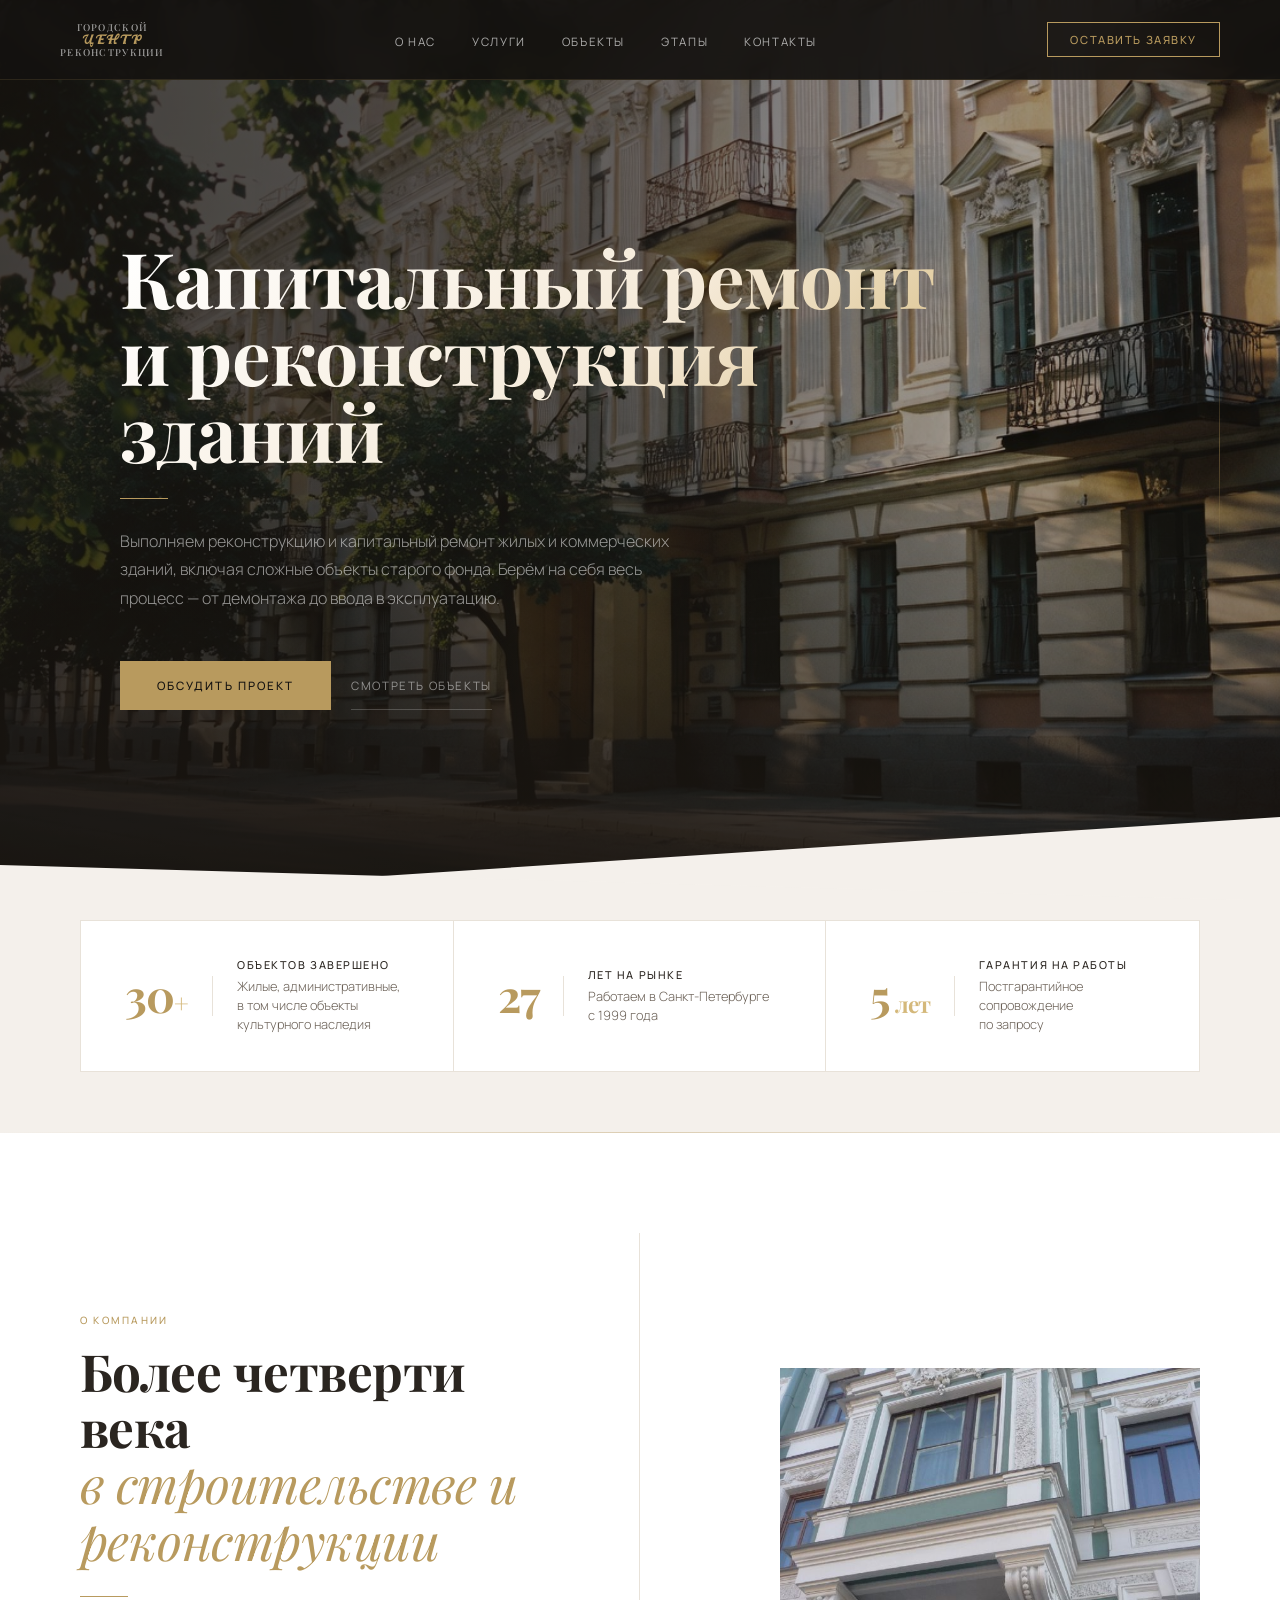
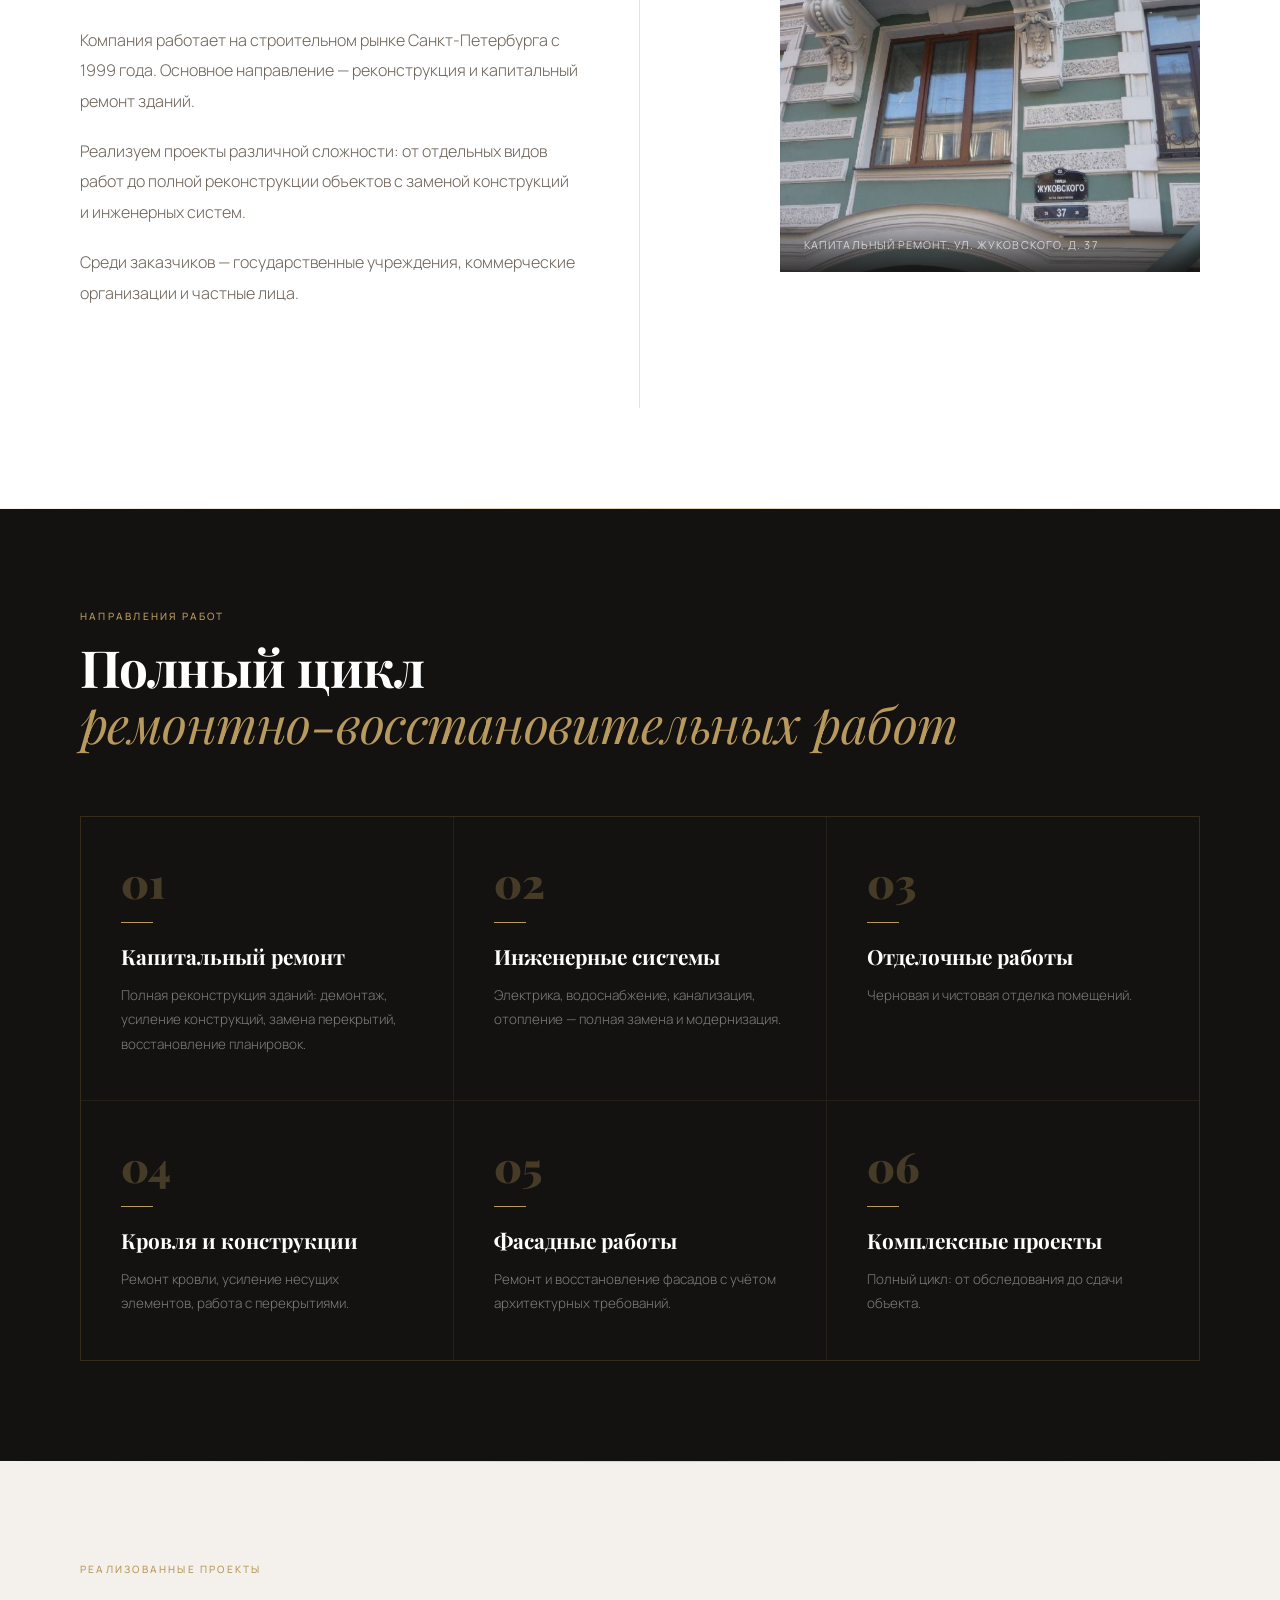
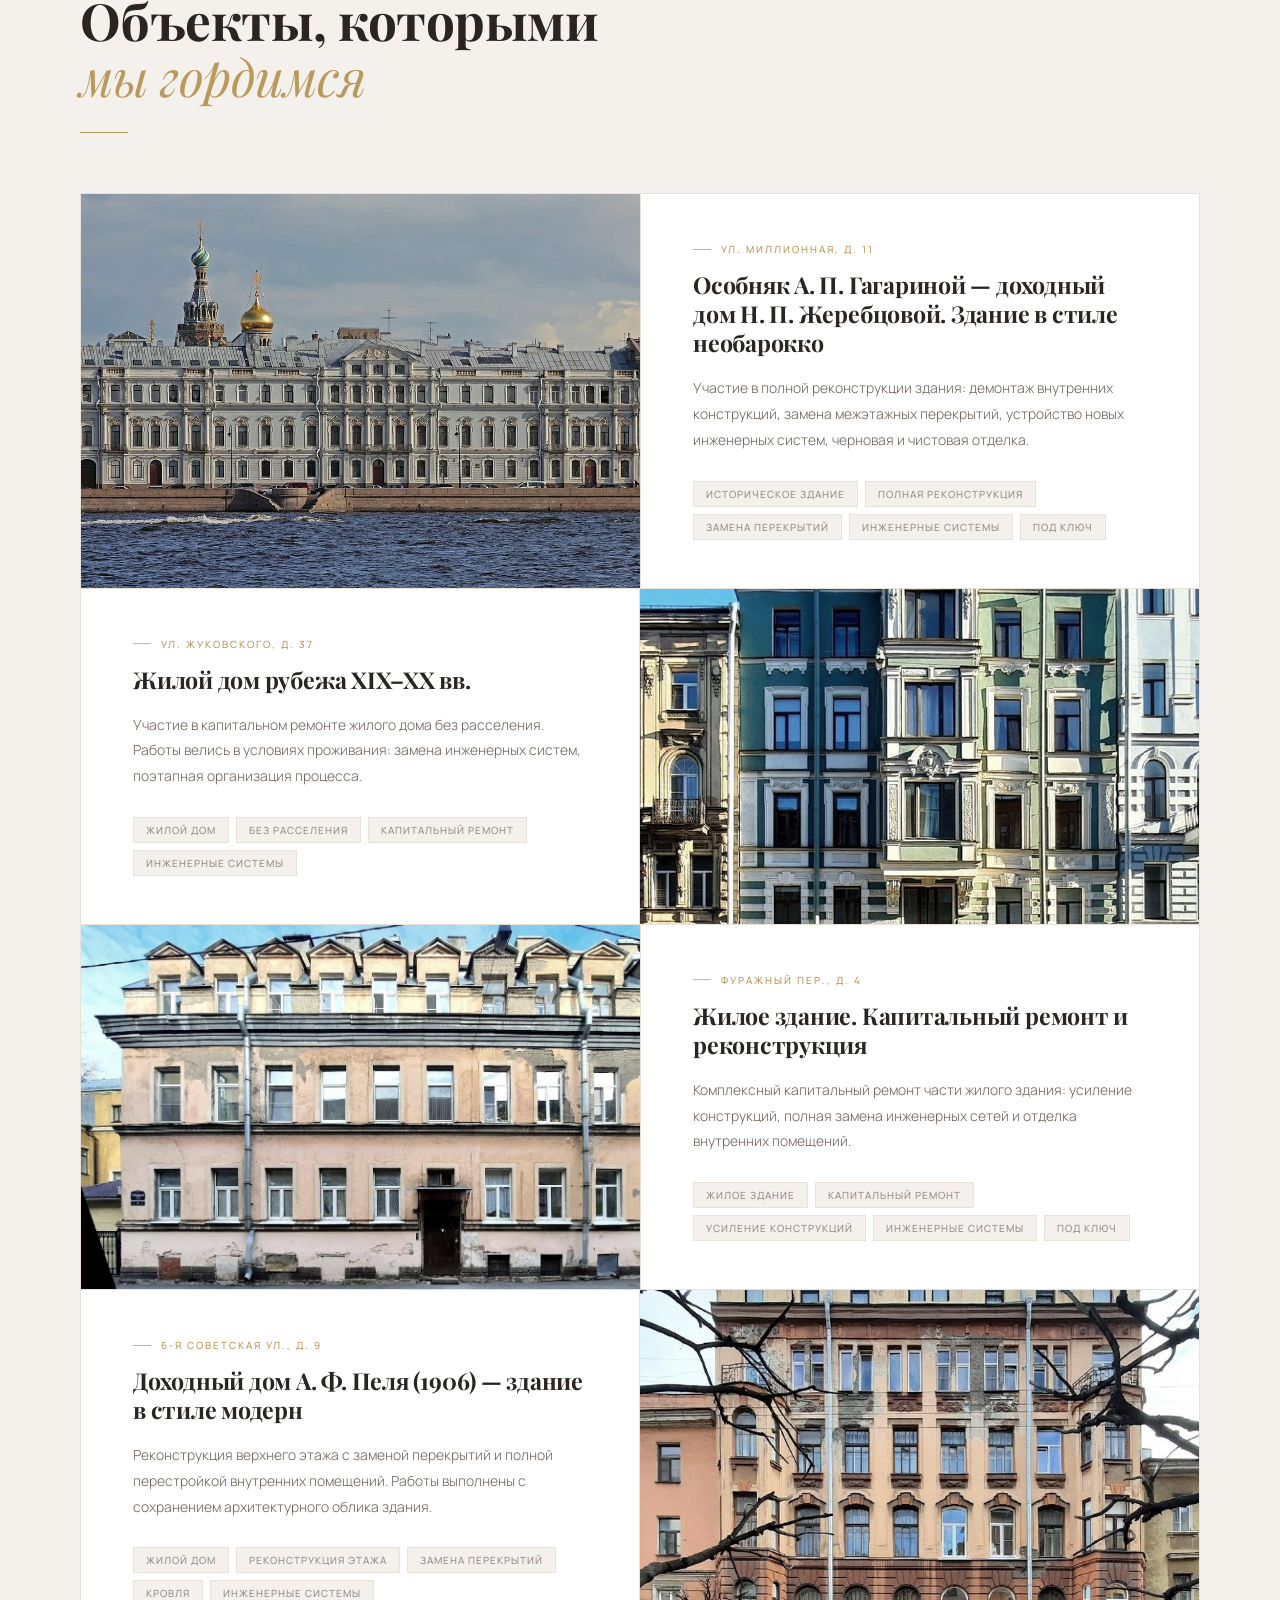
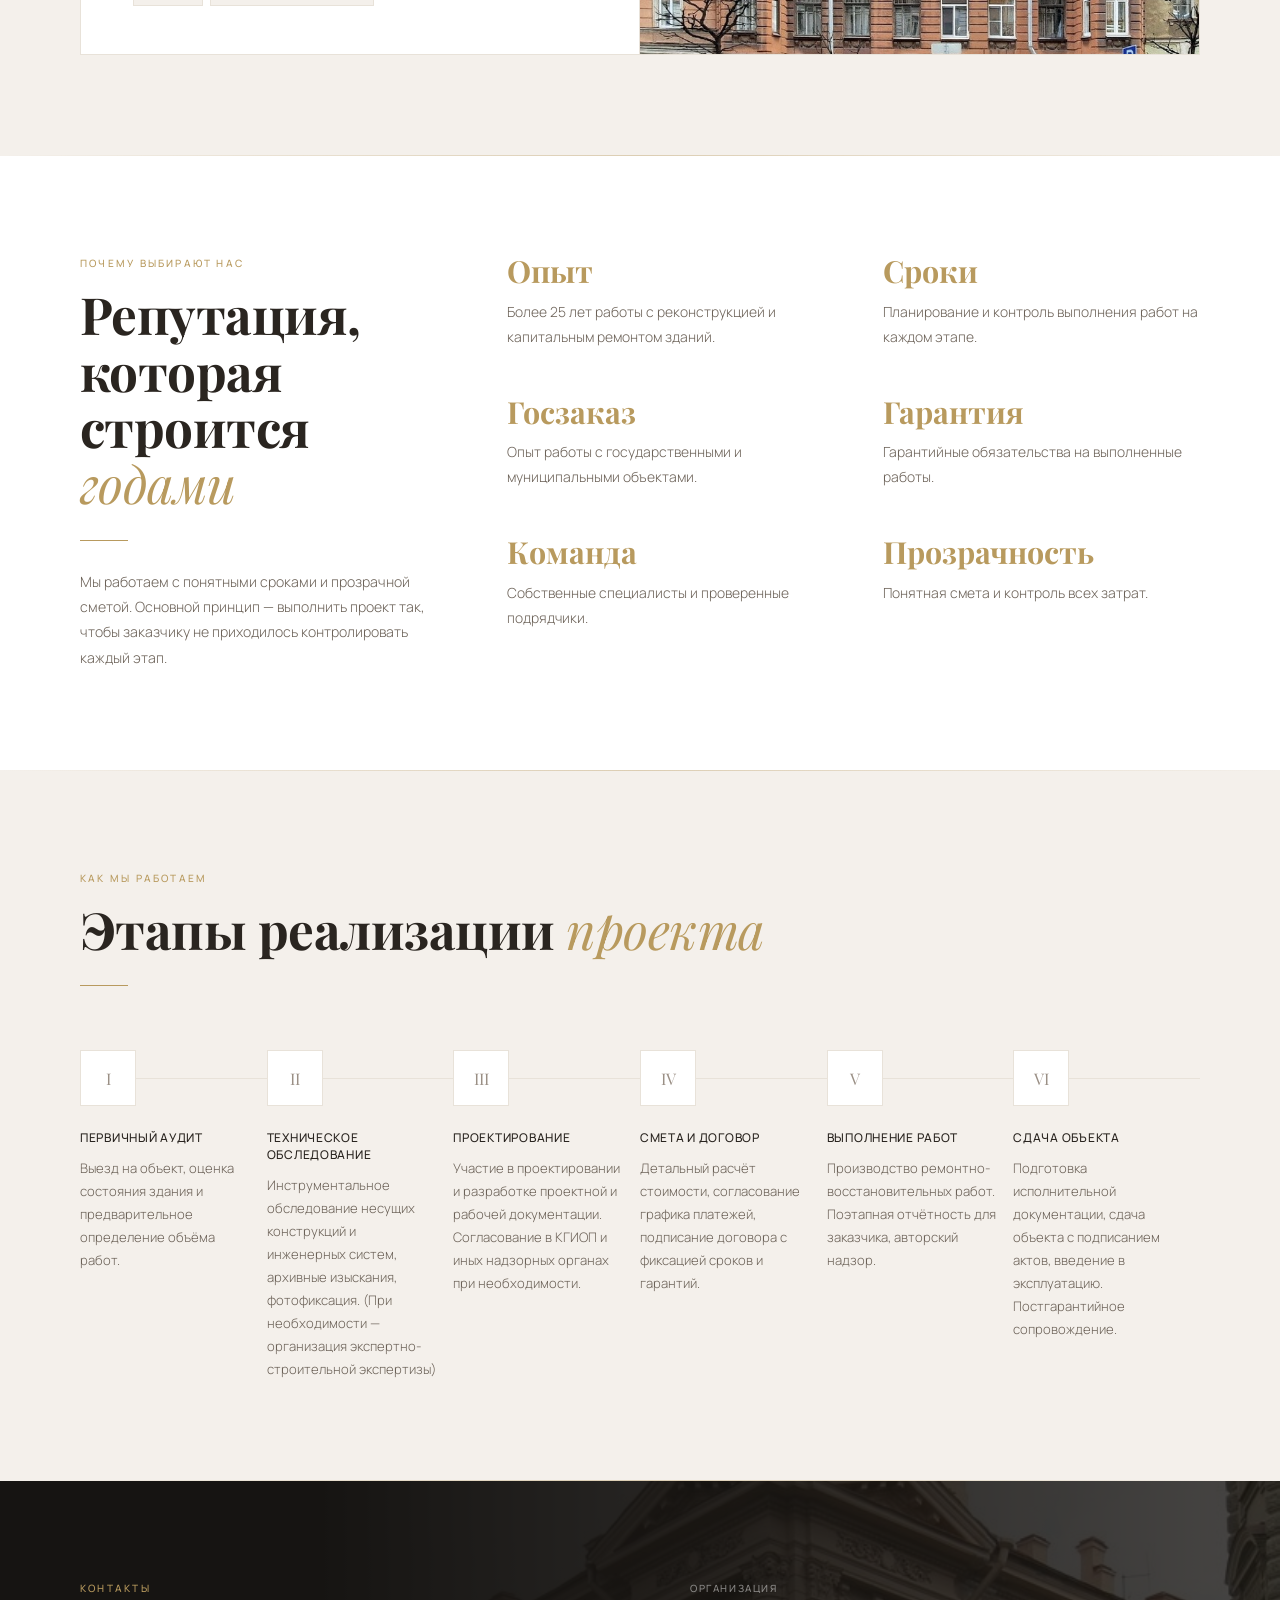
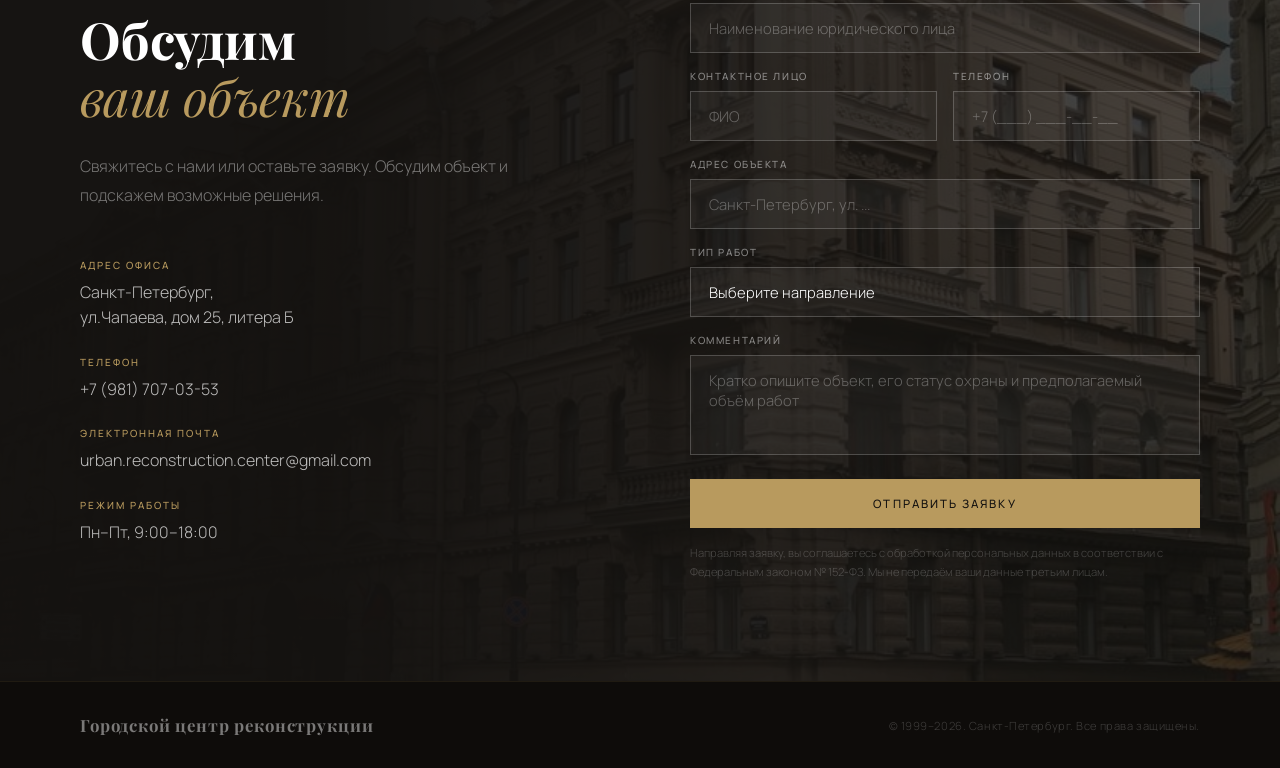
<file: index.html>
<!DOCTYPE html>
<html lang="ru">
<head>
    <meta charset="UTF-8">
    <meta name="viewport" content="width=device-width, initial-scale=1.0">

    <title>Реконструкция и капитальный ремонт зданий в Санкт-Петербурге (СПб) | Городской центр реконструкции</title>

    <meta name="description" content="Реконструкция и капитальный ремонт зданий в Санкт-Петербурге. Работаем более 25 лет. Жилые, коммерческие и объекты культурного наследия. Полный цикл работ.">
    
    <meta name="keywords" content="реконструкция зданий Санкт-Петербург, капитальный ремонт СПб, реконструкция объектов культурного наследия, строительная компания СПб">
    
    <link rel="icon" href="/favicon.ico" type="image/x-icon">
    <link rel="icon" type="image/png" sizes="32x32" href="/favicon-32x32.png">
    <link rel="icon" type="image/png" sizes="16x16" href="/favicon-16x16.png">

    <meta property="og:type" content="website">
    <meta property="og:title" content="Городской центр реконструкции">
    <meta property="og:description" content="Реконструкция и капитальный ремонт зданий в Санкт-Петербурге. Более 25 лет опыта.">
    <meta property="og:locale" content="ru_RU">

    <link rel="canonical" href="https://urban-reconstruction.su">

    <meta property="og:image" content="https://urban-reconstruction.su/images/hero2.jpg">
    <meta property="og:image:width" content="1200">
    <meta property="og:image:height" content="630">

    <meta name="twitter:card" content="summary_large_image">
    <meta name="twitter:image" content="https://urban-reconstruction.su/images/hero2.jpg">

    <link rel="preconnect" href="https://fonts.googleapis.com">
    <link rel="preconnect" href="https://fonts.gstatic.com" crossorigin>
    
    <link href="https://fonts.googleapis.com/css2?family=Playfair+Display:ital,wght@0,400;0,700;0,900;1,400;1,700&family=Manrope:wght@300;400;500&display=swap" rel="stylesheet">

    <link rel="stylesheet" href="css/main.css">

    <script type="application/ld+json">
    {
      "@context": "https://schema.org",
      "@type": "ConstructionCompany",
      "name": "Городской центр реконструкции",
      "description": "Реконструкция и капитальный ремонт зданий в Санкт-Петербурге",
      "areaServed": {
        "@type": "City",
        "name": "Санкт-Петербург"
      },
      "address": {
        "@type": "PostalAddress",
        "addressLocality": "Санкт-Петербург"
      },
      "telephone": "+7 (981) 707-03-53",
      "email": "urban.reconstruction.center@gmail.com"
    }
    </script>
</head>

<body>
    <!-- NAV -->
    <nav id="navbar">
        <a href="#hero" class="nav-logo">
            <span>ГОРОДСКОЙ</span>
            <span>ЦЕНТР</span>
            <span>РЕКОНСТРУКЦИИ</span>
        </a>
        <ul class="nav-links">
            <li><a href="#about">О нас</a></li>
            <li><a href="#services">Услуги</a></li>
            <li><a href="#cases">Объекты</a></li>
            <li><a href="#process">Этапы</a></li>
            <li><a href="#contacts">Контакты</a></li>
        </ul>
        <a href="#contacts" class="nav-cta">Оставить заявку</a>
        
        <button class="burger" id="burger" aria-label="Меню">
            <span></span>
            <span></span>
            <span></span>
        </button>
    </nav>

    <div class="mobile-menu" id="mobileMenu">
        <ul>
            <li><a href="#about">О нас</a></li>
            <li><a href="#services">Услуги</a></li>
            <li><a href="#cases">Объекты</a></li>
            <li><a href="#process">Этапы</a></li>
            <li><a href="#contacts">Контакты</a></li>
        </ul>
    </div>

    <!-- HERO -->
    <section id="hero">
        <div class="hero-bg"></div>
        <div class="hero-texture"></div>
        <div class="hero-line"></div>
        
        <div class="hero-content">
            <h1 class="hero-title">
            Капитальный ремонт<br>и реконструкция<br>зданий
            </h1>
            <div class="hero-rule"></div>
            <p class="hero-sub">
            Выполняем реконструкцию и капитальный ремонт жилых и коммерческих зданий, включая сложные объекты старого фонда. Берём на себя весь процесс — от демонтажа до ввода в эксплуатацию.
            </p>
            <div class="hero-actions">
            <a href="#contacts" class="btn-primary">Обсудить проект</a>
            <a href="#cases" class="btn-ghost">Смотреть объекты</a>
            </div>
        </div>
    </section>
    
    <!-- BRIDGE -->
    <div class="bridge">
        <div class="bridge-inner">
            <div class="bridge-stat">
            <div class="bridge-n">30<span style="font-size:1.6rem;color:var(--gold-light)">+</span></div>
            <div class="bridge-divider"></div>
            <div class="bridge-text">
                <div class="bridge-label">Объектов завершено</div>
                <div class="bridge-sub">Жилые, административные,<br>в том числе объекты культурного наследия</div>
            </div>
            </div>
            <div class="bridge-stat">
            <div class="bridge-n">27</div>
            <div class="bridge-divider"></div>
            <div class="bridge-text">
                <div class="bridge-label">Лет на рынке</div>
                <div class="bridge-sub">Работаем в Санкт-Петербурге<br>с 1999 года</div>
            </div>
            </div>
            <div class="bridge-stat">
            <div class="bridge-n">5<span style="font-size:1.4rem;color:var(--gold-light)"> лет</span></div>
            <div class="bridge-divider"></div>
            <div class="bridge-text">
                <div class="bridge-label">Гарантия на работы</div>
                <div class="bridge-sub">Постгарантийное сопровождение<br>по запросу</div>
            </div>
            </div>
        </div>
    </div>

    <div class="spb-divider"></div>

    <!-- ABOUT -->
    <section id="about">
        <div class="about-inner">
            
            <div class="about-left reveal">
                <p class="section-tag">О компании</p>
                <h2 class="section-title">
                    Более четверти века<br><em>в строительстве и реконструкции</em>
                </h2>
                <div class="divider"></div>

                <p class="about-text">
                    Компания работает на строительном рынке Санкт-Петербурга с 1999 года. Основное направление — реконструкция и капитальный ремонт зданий.
                </p>

                <p class="about-text">
                    Реализуем проекты различной сложности: от отдельных видов работ до полной реконструкции объектов с заменой конструкций и инженерных систем.
                </p>

                <p class="about-text">
                    Среди заказчиков — государственные учреждения, коммерческие организации и частные лица.
                </p>
            </div>

            <div class="about-right reveal">
                <div class="about-visual">
                    <img src="images/example2_after3.webp" alt="Капитальный ремонт здания">
                    <div class="about-visual-caption">
                        Капитальный ремонт. Ул. Жуковского, д. 37
                    </div>
                </div>
            </div>

        </div>
    </section>

    <div class="spb-divider"></div>

    <!-- SERVICES -->
    <section id="services">
        <div class="services-header reveal">
            <div>
                <p class="section-tag" style="color:var(--gold)">Направления работ</p>
                <h2 class="section-title">Полный цикл<br><em>ремонтно-восстановительных работ</em></h2>
            </div>
        </div>

        <div class="services-grid reveal">
            <div class="service-card">
                <div class="service-num">01</div>
                <div class="service-line"></div>
                <div class="service-name">Капитальный ремонт</div>
                <p class="service-desc">Полная реконструкция зданий: демонтаж, усиление конструкций, замена перекрытий, восстановление планировок.</p>
            </div>
            <div class="service-card">
                <div class="service-num">02</div>
                <div class="service-line"></div>
                <div class="service-name">Инженерные системы</div>
                <p class="service-desc">Электрика, водоснабжение, канализация, отопление — полная замена и модернизация.</p>
            </div>
            <div class="service-card">
                <div class="service-num">03</div>
                <div class="service-line"></div>
                <div class="service-name">Отделочные работы</div>
                <p class="service-desc">Черновая и чистовая отделка помещений.</p>
            </div>
            <div class="service-card">
                <div class="service-num">04</div>
                <div class="service-line"></div>
                <div class="service-name">Кровля и конструкции</div>
                <p class="service-desc">Ремонт кровли, усиление несущих элементов, работа с перекрытиями.</p>
            </div>
            <div class="service-card">
                <div class="service-num">05</div>
                <div class="service-line"></div>
                <div class="service-name">Фасадные работы</div>
                <p class="service-desc">Ремонт и восстановление фасадов с учётом архитектурных требований.</p>
            </div>
            <div class="service-card">
                <div class="service-num">06</div>
                <div class="service-line"></div>
                <div class="service-name">Комплексные проекты</div>
                <p class="service-desc">Полный цикл: от обследования до сдачи объекта.</p>
            </div>
        </div>
    </section>

    <div class="spb-divider"></div>

    <!-- CASES -->
    <section id="cases">
        <div class="cases-header reveal">
            <p class="section-tag">Реализованные проекты</p>
            <h2 class="section-title">Объекты, которыми<br><em>мы гордимся</em></h2>
            <div class="divider"></div>
        </div>
        
        <div class="cases-list reveal">
            <div class="case-row">
                <div class="case-photo">
                    <img src="images/example1_after9.webp" alt="Реконструкция здания на улице Миллионная 11 в Санкт-Петербурге">
                </div>
                <div class="case-info">
                    <p class="case-addr">Ул. Миллионная, д. 11</p>
                    <h3 class="case-title">Особняк А. П. Гагариной — доходный дом Н. П. Жеребцовой. Здание в стиле необарокко</h3>
                    <p class="case-desc">Участие в полной реконструкции здания: демонтаж внутренних конструкций, замена межэтажных перекрытий, устройство новых инженерных систем, черновая и чистовая отделка.</p>
                    <div class="case-tags">
                        <span class="case-tag">Историческое здание</span>
                        <span class="case-tag">Полная реконструкция</span>
                        <span class="case-tag">Замена перекрытий</span>
                        <span class="case-tag">Инженерные системы</span>
                        <span class="case-tag">Под ключ</span>
                    </div>
                </div>
            </div>
        
            <div class="case-row reverse">
                <div class="case-photo">
                    <img src="images/example2_after1.webp" alt="Реконструкция здания на улице Жуковского 37 в Санкт-Петербурге">
                </div>
                <div class="case-info">
                    <p class="case-addr">Ул. Жуковского, д. 37</p>
                    <h3 class="case-title">Жилой дом рубежа XIX–XX вв.</h3>
                    <p class="case-desc">Участие в капитальном ремонте жилого дома без расселения. Работы велись в условиях проживания: замена инженерных систем, поэтапная организация процесса.</p>
                    <div class="case-tags">
                        <span class="case-tag">Жилой дом</span>
                        <span class="case-tag">Без расселения</span>
                        <span class="case-tag">Капитальный ремонт</span>
                        <span class="case-tag">Инженерные системы</span>
                    </div>
                </div>
            </div>
        
            <div class="case-row">
                <div class="case-photo">
                    <img src="images/example3_before9.webp" alt="Реконструкция здания по адресу Фуражный переулок 4 в Санкт-Петербурге">
                </div>
                <div class="case-info">
                    <p class="case-addr">Фуражный пер., д. 4</p>
                    <h3 class="case-title">Жилое здание. Капитальный ремонт и реконструкция</h3>
                    <p class="case-desc">Комплексный капитальный ремонт части жилого здания: усиление конструкций, полная замена инженерных сетей и отделка внутренних помещений.</p>
                    <div class="case-tags">
                        <span class="case-tag">Жилое здание</span>
                        <span class="case-tag">Капитальный ремонт</span>
                        <span class="case-tag">Усиление конструкций</span>
                        <span class="case-tag">Инженерные системы</span>
                        <span class="case-tag">Под ключ</span>
                    </div>
                </div>
            </div>
        
            <div class="case-row reverse">
                <div class="case-photo">
                    <img src="images/example4_after9.webp" alt="Реконструкция здания на улице 6-я Советская 9 в Санкт-Петербурге">
                </div>
                <div class="case-info">
                    <p class="case-addr">6-я Советская ул., д. 9</p>
                    <h3 class="case-title">Доходный дом А. Ф. Пеля (1906) — здание в стиле модерн</h3>
                    <p class="case-desc">Реконструкция верхнего этажа с заменой перекрытий и полной перестройкой внутренних помещений. Работы выполнены с сохранением архитектурного облика здания.</p>
                    <div class="case-tags">
                        <span class="case-tag">Жилой дом</span>
                        <span class="case-tag">Реконструкция этажа</span>
                        <span class="case-tag">Замена перекрытий</span>
                        <span class="case-tag">Кровля</span>
                        <span class="case-tag">Инженерные системы</span>
                    </div>
                </div>
            </div>
        </div>
    </section>

    <div class="spb-divider"></div>

    <!-- ADVANTAGES -->
    <section id="advantages">
        <div class="adv-inner">
            <div class="adv-left reveal">
                <p class="section-tag">Почему выбирают нас</p>
                <h2 class="section-title">Репутация, которая<br>строится <em>годами</em></h2>
                <div class="divider"></div>
                <p style="font-size:0.88rem;line-height:1.8;color:var(--text-muted)">
                    Мы работаем с понятными сроками и прозрачной сметой. Основной принцип — выполнить проект так, чтобы заказчику не приходилось контролировать каждый этап.
                </p>
                </div>
                <div class="adv-grid reveal">
                <div class="adv-item">
                    <div class="adv-num">Опыт</div>
                    <p class="adv-text">Более 25 лет работы с реконструкцией и капитальным ремонтом зданий.</p>
                </div>
                <div class="adv-item">
                    <div class="adv-num">Сроки</div>
                    <p class="adv-text">Планирование и контроль выполнения работ на каждом этапе.</p>
                </div>
                <div class="adv-item">
                    <div class="adv-num">Госзаказ</div>
                    <p class="adv-text">Опыт работы с государственными и муниципальными объектами.</p>
                </div>
                <div class="adv-item">
                    <div class="adv-num">Гарантия</div>
                    <p class="adv-text">Гарантийные обязательства на выполненные работы.</p>
                </div>
                <div class="adv-item">
                    <div class="adv-num">Команда</div>
                    <p class="adv-text">Собственные специалисты и проверенные подрядчики.</p>
                </div>
                <div class="adv-item">
                    <div class="adv-num">Прозрачность</div>
                    <p class="adv-text">Понятная смета и контроль всех затрат.</p>
                </div>
            </div>
        </div>
    </section>

    <div class="spb-divider"></div>

    <!-- PROCESS -->
    <section id="process">
        <div class="process-inner">
            <div class="process-header reveal">
            <p class="section-tag">Как мы работаем</p>
            <h2 class="section-title">Этапы реализации <em>проекта</em></h2>
            <div class="divider"></div>
            </div>

            <div class="process-steps reveal">
            <div class="step">
                <div class="step-dot"><span class="step-num">I</span></div>
                <div class="step-body">
                    <div class="step-title">Первичный аудит</div>
                    <p class="step-text">Выезд на объект, оценка состояния здания и предварительное определение объёма работ.</p>
                </div>
            </div>
            <div class="step">
                <div class="step-dot"><span class="step-num">II</span></div>
                <div class="step-body">
                    <div class="step-title">Техническое обследование</div>
                    <p class="step-text">Инструментальное обследование несущих конструкций и инженерных систем, архивные изыскания, фотофиксация. (При необходимости — организация экспертно-строительной экспертизы)</p>
                </div>
            </div>
            <div class="step">
                <div class="step-dot"><span class="step-num">III</span></div>
                <div class="step-body">
                    <div class="step-title">Проектирование</div>
                    <p class="step-text">Участие в проектировании и разработке проектной и рабочей документации. Согласование в КГИОП и иных надзорных органах при необходимости.</p>
                </div>
            </div>
            <div class="step">
                <div class="step-dot"><span class="step-num">IV</span></div>
                <div class="step-body">
                    <div class="step-title">Смета и договор</div>
                    <p class="step-text">Детальный расчёт стоимости, согласование графика платежей, подписание договора с фиксацией сроков и гарантий.</p>
                </div>
            </div>
            <div class="step">
                <div class="step-dot"><span class="step-num">V</span></div>
                <div class="step-body">
                    <div class="step-title">Выполнение работ</div>
                    <p class="step-text">Производство ремонтно-восстановительных работ. Поэтапная отчётность для заказчика, авторский надзор.</p>
                </div>
            </div>
            <div class="step">
                <div class="step-dot"><span class="step-num">VI</span></div>
                <div class="step-body">
                    <div class="step-title">Сдача объекта</div>
                    <p class="step-text">Подготовка исполнительной документации, сдача объекта с подписанием актов, введение в эксплуатацию. Постгарантийное сопровождение.</p>
                </div>
            </div>
            </div>
        </div>
    </section>

    <div class="spb-divider"></div>

    <!-- CONTACTS -->
    <section id="contacts">
        <div class="contacts-inner">
            <div class="reveal">
                <p class="section-tag">Контакты</p>
                <h2 class="section-title">Обсудим<br><em>ваш объект</em></h2>
                <p class="contact-intro">
                    Свяжитесь с нами или оставьте заявку. Обсудим объект и подскажем возможные решения.
                </p>
                <div class="contact-details">
                    <div class="contact-item">
                    <p class="contact-item-label">Адрес офиса</p>
                    <p class="contact-item-val">Санкт-Петербург,<br>ул.Чапаева, дом 25, литера Б </p>
                    </div>
                    <div class="contact-item">
                    <p class="contact-item-label">Телефон</p>
                    <p class="contact-item-val">+7 (981) 707-03-53</p>
                    </div>
                    <div class="contact-item">
                    <p class="contact-item-label">Электронная почта</p>
                    <p class="contact-item-val">urban.reconstruction.center@gmail.com</p>
                    </div>
                    <div class="contact-item">
                    <p class="contact-item-label">Режим работы</p>
                    <p class="contact-item-val">Пн–Пт, 9:00–18:00</p>
                    </div>
                </div>
            </div>

            <div class="reveal">
                <form class="contact-form" id="contactForm">
                    <div class="form-group">
                    <label class="form-label">Организация</label>
                    <input class="form-input" name="org" type="text" placeholder="Наименование юридического лица">
                    </div>
                    <div style="display:grid;grid-template-columns:1fr 1fr;gap:16px">
                    <div class="form-group">
                        <label class="form-label">Контактное лицо</label>
                        <input class="form-input" name="person" type="text" placeholder="ФИО" required>
                    </div>
                    <div class="form-group">
                        <label class="form-label">Телефон</label>
                        <input class="form-input" name="phone" type="tel" placeholder="+7 (___) ___-__-__" required>
                    </div>
                    </div>
                    <div class="form-group">
                    <label class="form-label">Адрес объекта</label>
                    <input class="form-input" name="address" type="text" placeholder="Санкт-Петербург, ул. ...">
                    </div>
                    <div class="form-group">
                    <label class="form-label">Тип работ</label>
                    <select name="type" class="form-select form-input">
                        <option value="" disabled selected>Выберите направление</option>
                        <option>Капитальный ремонт</option>
                        <option>Реконструкция здания</option>
                        <option>Инженерные системы</option>
                        <option>Отделочные работы</option>
                        <option>Фасадные работы</option>
                        <option>Комплексный проект</option>
                    </select>
                    </div>
                    <div class="form-group">
                    <label class="form-label">Комментарий</label>
                    <textarea class="form-textarea" name="comment" placeholder="Кратко опишите объект, его статус охраны и предполагаемый объём работ"></textarea>
                    </div>
                    <button type="submit" class="form-submit">Отправить заявку</button>
                    <p class="form-note">Направляя заявку, вы соглашаетесь с обработкой персональных данных в соответствии с Федеральным законом № 152-ФЗ. Мы не передаём ваши данные третьим лицам.</p>
                </form>
                <div class="form-success" id="formSuccess">
                    <strong>Заявка принята</strong>
                    Мы свяжемся с вами в течение одного рабочего дня для уточнения деталей и согласования времени первичного выезда.
                </div>
            </div>
        </div>
    </section>

    <!-- FOOTER -->
    <footer>
        <span class="footer-logo">Городской центр реконструкции</span>
        <span class="footer-copy">© 1999–2026. Санкт-Петербург. Все права защищены.</span>
    </footer>

    <script src="script.js"></script>
</body>
</html>
</file>
<file: css/main.css>
@import url('./layout/base.css');
@import url('./layout/nav.css');
@import url('./layout/hero.css');
@import url('./layout/bridge.css');
@import url('./layout/sections.css');
@import url('./layout/about.css');
@import url('./layout/services.css');
@import url('./layout/cases.css');
@import url('./layout/advantages.css');
@import url('./layout/process.css');
@import url('./layout/contacts.css');
@import url('./layout/footer.css');
@import url('./layout/animations.css');
</file>
